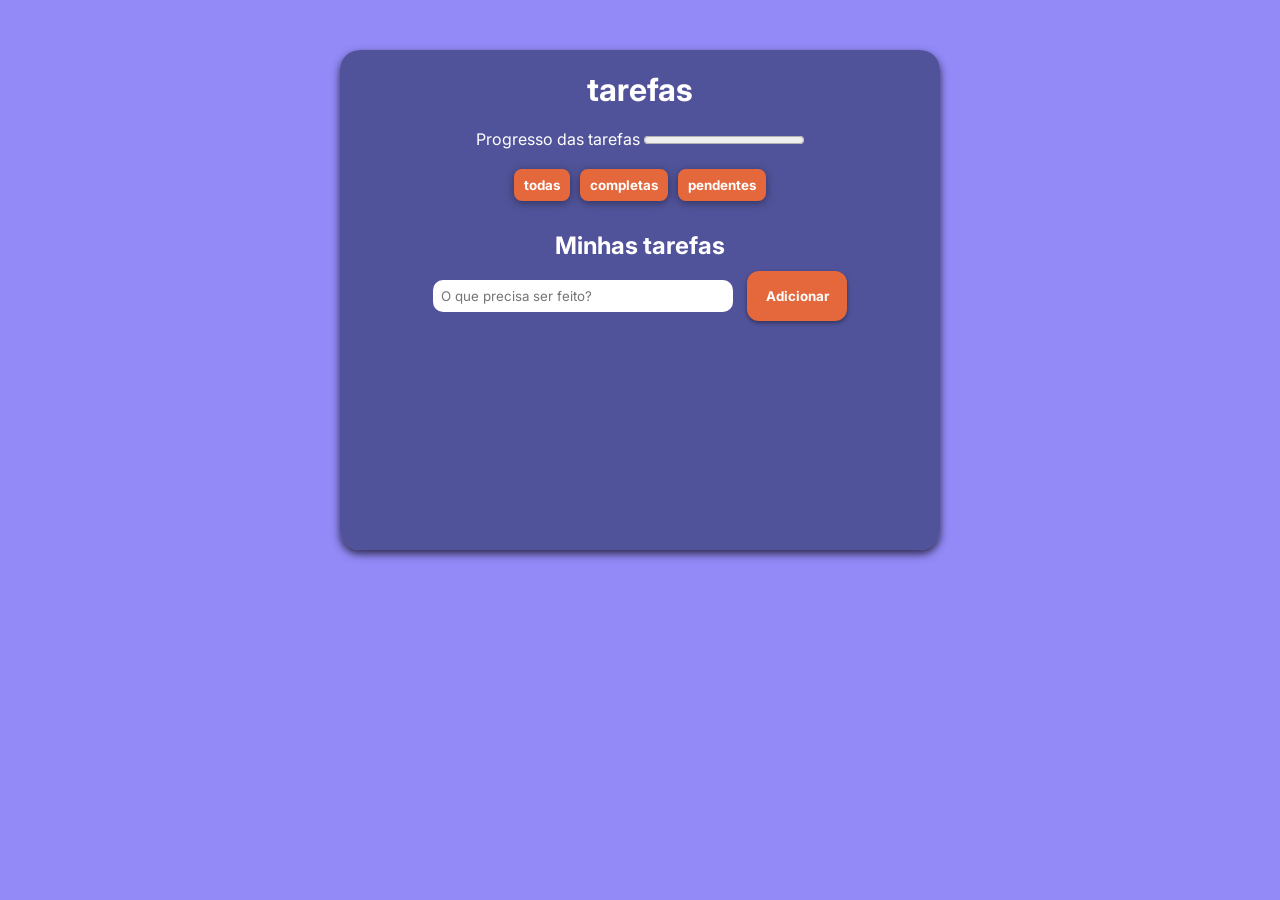
<file: frontend-basics/Lista-de-tarefas/index.html>
<!DOCTYPE html>
<html lang="pt-br">
<head>
    <meta charset="UTF-8">
    <meta name="viewport" content="width=device-width, initial-scale=1.0">
    <title>Lista de tarefas</title>
    <link rel="stylesheet" href="style.css">
    <link href="https://fonts.googleapis.com/css2?family=JetBrains+Mono:wght@400;700&family=Inter:wght@400;600;800&display=swap" rel="stylesheet">
</head>
<body>
    <div class="container">
        <header>
            <h1>tarefas</h1>
            <div class="barra-progresso">
                <label for="file">Progresso das tarefas</label>
                <progress id="file" value="0" max="100">70%</progress>
            </div>
            <nav class="filtros-tarefas">
                <ul class="lista">
                    <li><button class="filtro-item">todas</button></li>
                    <li><button class="filtro-item">completas</button></li>
                    <li><button class="filtro-item">pendentes</button></li>
                </ul>
            </nav>
        </header>
        <section class="adicionar-tarefas">
            <h2>Minhas tarefas</h2>
            <form id="form-tarefas">
                <input type="text" id="tarefa-input" placeholder="O que precisa ser feito?" required>
                <button class="btn-adicionar" type="submit">Adicionar</button>
            </form>
        </section>
        <section class="lista-tarefas">
            <ul id="tarefas-lista">
            </ul>
        </section>
    </div>
 </body>
 <script src="script.js"></script>
</html>
</file>
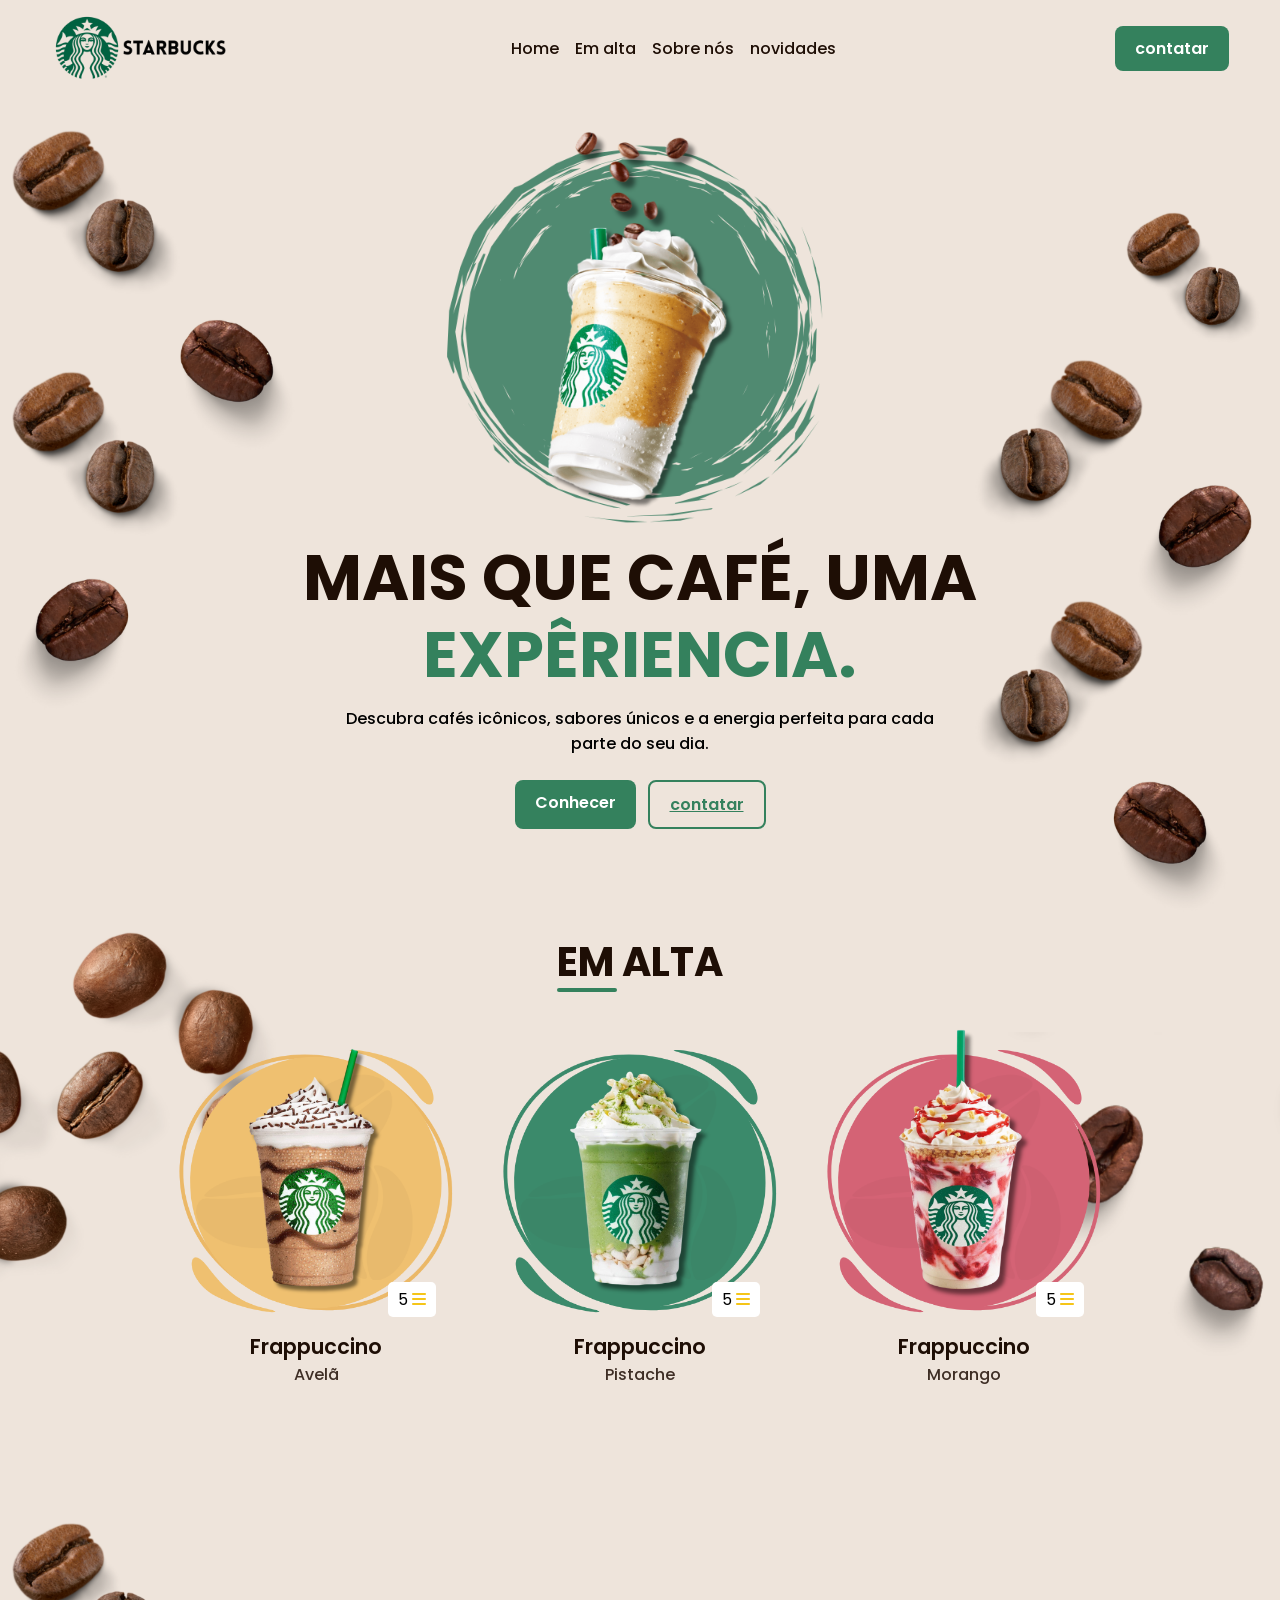
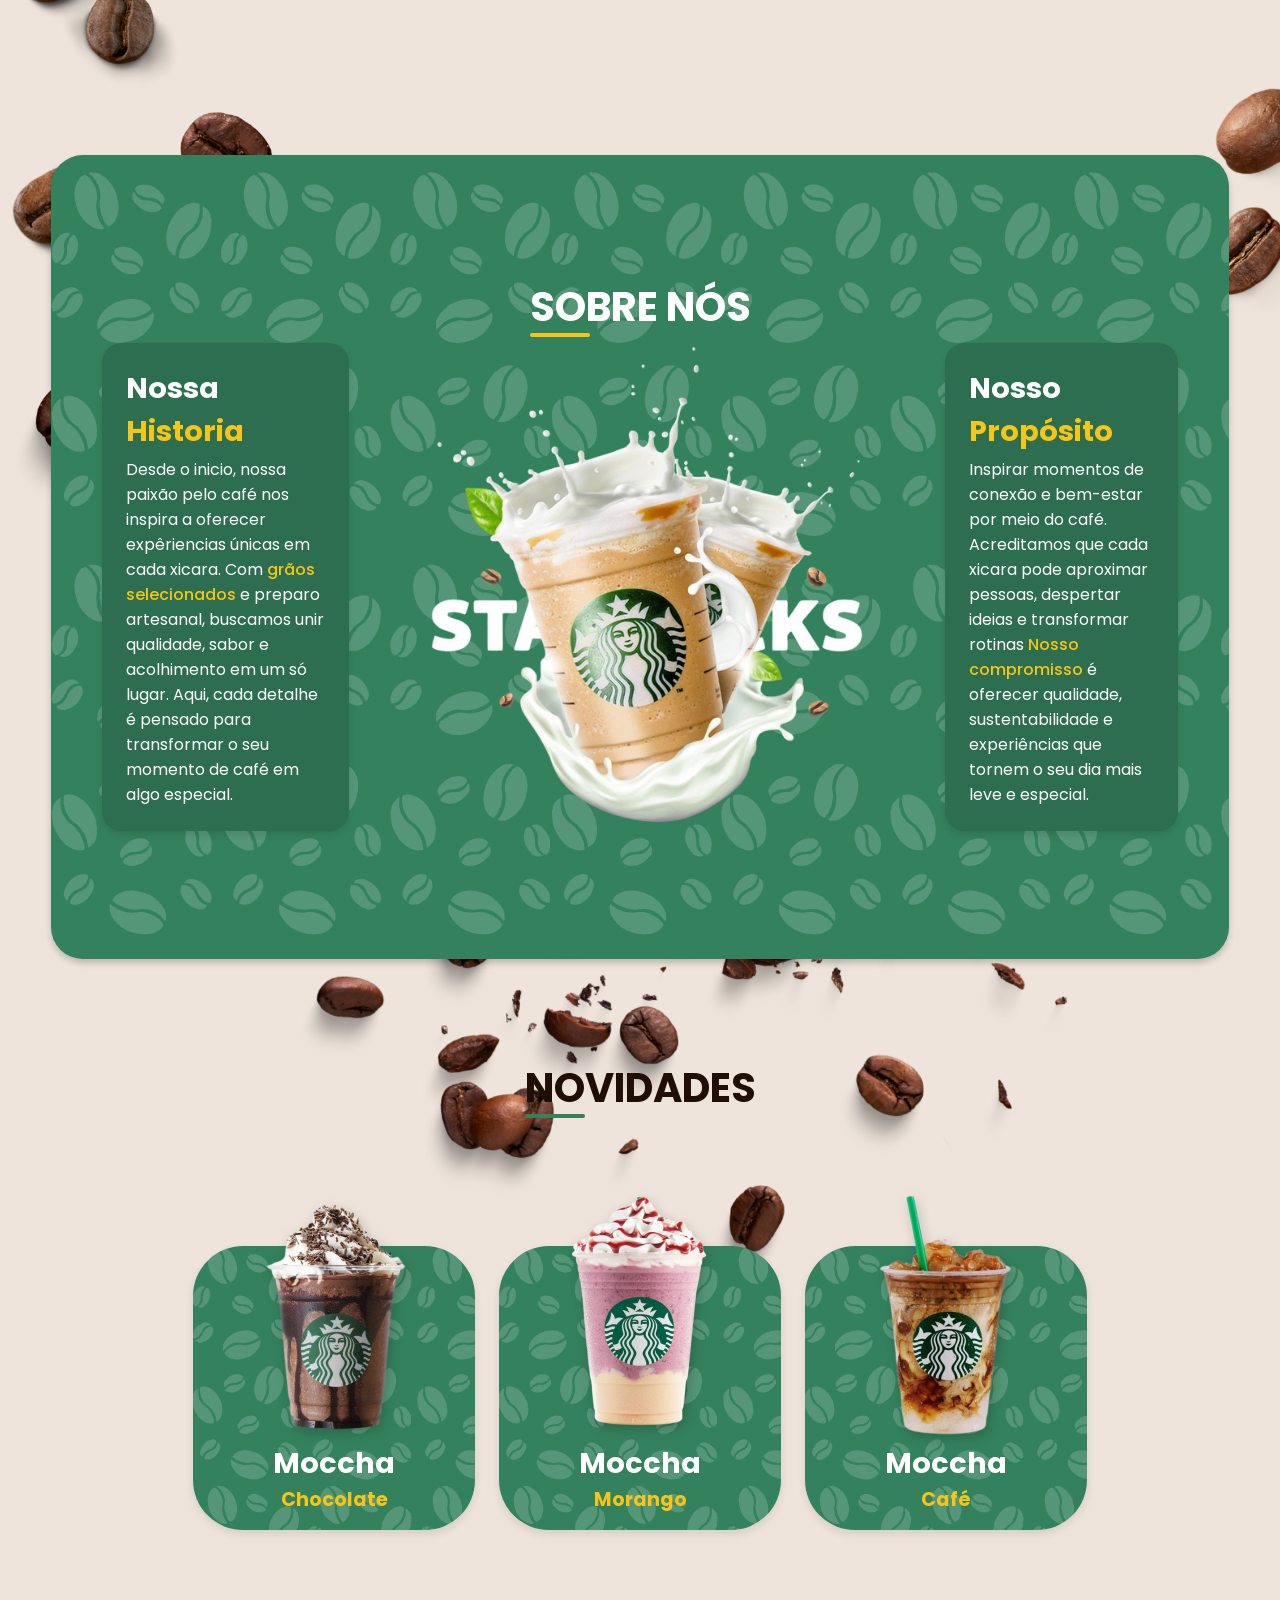
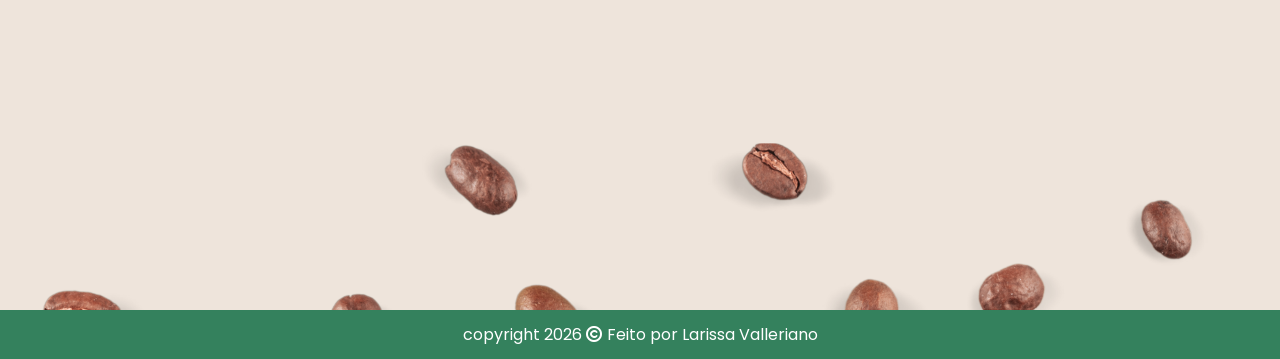
<file: Landing-pages/Starbucks-page/index.html>
<!DOCTYPE html>
<html lang="pt-br">
<head>
    <meta charset="UTF-8">
    <meta name="viewport" content="width=device-width, initial-scale=1.0">
    <title>starbucks</title>
    <link rel="stylesheet" href="css/style.css">
    <link rel="stylesheet" href="https://cdnjs.cloudflare.com/ajax/libs/font-awesome/6.0.0/css/all.min.css">
</head>
<body>
    <!--Header-->
    <header id="header">
        <nav class="navbar">
            <img src="assents/logo-starbucks.png"
                 alt="logo"
                 class="logo"
            >

            <button class="btn btn-mobile">
                <i class="fa-solid fa-bars"></i>
            </button>

        <ul id="nav-links">
            <li><a href="#home">Home</a></li>
            <li><a href="#treding">Em alta</a></li>
            <li><a href="#about">Sobre nós</a></li>
            <li><a href="#products">novidades</a></li>
        </ul>

        <a href="#" class="btn-default">
            contatar
        </a>

        </nav>
    </header>

    <main id="container">
       <!--HOME--> 
        <section id="home">
            <img 
               src="assents/detail.png" 
               alt="starbucks drink"
               class="home-image"
            >
            <h1 class="home-title">
                Mais que café, uma
                <span>Expêriencia.</span>
            </h1>

            <p class="home-description">
                Descubra cafés icônicos, sabores únicos e a energia
                perfeita para cada parte do seu dia.
            </p>

            <div class="home-actions">
                <a href="#" class="btn btn-default">
                    Conhecer
                </a>

                 <a href="#" class="btn btn-outlined">
                    contatar
                </a>
            </div>

        </section>

        <!--TRENDING-->
        <section id="trending">
            <h2 class="title">
                Em alta
            </h2>

            <div class="trending-cards">
                <div class="trending-card">
                    <img 
                       src="assents/trending/card1.png" 
                       alt="starbucks drink"
                    >

                    <div class="trending-rate">
                        <p>
                            5 <i class="fa-solid fa-bars"></i>
                        </p>
                    </div>

                    <p class="trending-card-description">
                        Frappuccino
                        <span>Avelã</span>
                    </p>
                </div>

                  <div class="trending-card">
                    <img 
                       src="assents/trending/card2.png" 
                       alt="starbucks drink"
                    >

                    <div class="trending-rate">
                        <p>
                            5 <i class="fa-solid fa-bars"></i>
                        </p>
                    </div>

                    <p class="trending-card-description">
                        Frappuccino
                        <span>Pistache</span>
                    </p>
                </div>

                  <div class="trending-card">
                    <img 
                       src="assents/trending/card3.png" 
                       alt="starbucks drink"
                    >

                    <div class="trending-rate">
                        <p>
                            5 <i class="fa-solid fa-bars"></i>
                        </p>
                    </div>

                    <p class="trending-card-description">
                        Frappuccino
                        <span>Morango</span>
                    </p>
                </div>


            </div>
        </section>

        <!--About-->
        <section id="about">
            <h2 class="title">
                Sobre nós
            </h2>

            <div class="about-content">
                <img 
                  src="assents/about/about-us.png" 
                  alt="img sobre nós"
                  class="about-image"
                >

                <div class="about-info">
                    <h3>Nossa <span>Historia</span></h3>

                    <p>
                        Desde o inicio, nossa paixão pelo café nos inspira
                        a oferecer expêriencias únicas em cada xicara.
                        Com <span>grãos selecionados</span> e preparo artesanal,
                        buscamos unir qualidade, sabor e acolhimento em um só lugar.
                        Aqui, cada detalhe é pensado para transformar o seu momento
                        de café em algo especial.
                    </p>
                </div>

                         <div class="about-info">
                    <h3>Nosso <span>Propósito</span></h3>

                    <p>
                        Inspirar momentos de conexão e bem-estar por 
                        meio do café. Acreditamos que cada xicara pode
                        aproximar pessoas, despertar ideias e transformar
                        rotinas <span> Nosso compromisso</span> é oferecer qualidade,
                        sustentabilidade e experiências que tornem o seu 
                        dia mais leve e especial.
                    </p>
                </div>
            </div>
        </section>

        <!-- Products-->
         <section id="products">
            <h2 class="title">
                Novidades
            </h2>

            <div class="products-cards">
                <div class="product-card">
                    <img src="assents/products/1.png" alt="">

                    <div class="product-content">
                        <h3>
                            Moccha
                            <span>Chocolate</span>
                        </h3>
                    </div>
                </div>

                <div class="product-card">
                    <img src="assents/products/2.png" alt="">

                    <div class="product-content">
                        <h3>
                            Moccha
                            <span>Morango</span>
                        </h3>
                    </div>
                </div>

                <div class="product-card">
                    <img src="assents/products/3.png" alt="">

                    <div class="product-content">
                        <h3>
                            Moccha
                            <span>Café</span>
                        </h3>
                    </div>
                </div>    
            </div>
         </section>
    </main>
    
    <!--FOOTER-->
    <footer>
        <p>
            copyright 2026
            <i class="fa-regular fa-copyright"></i>
            Feito por Larissa Valleriano
        </p>
    </footer>

    <script src="js/script.js"></script>
</body>
</html>
</file>
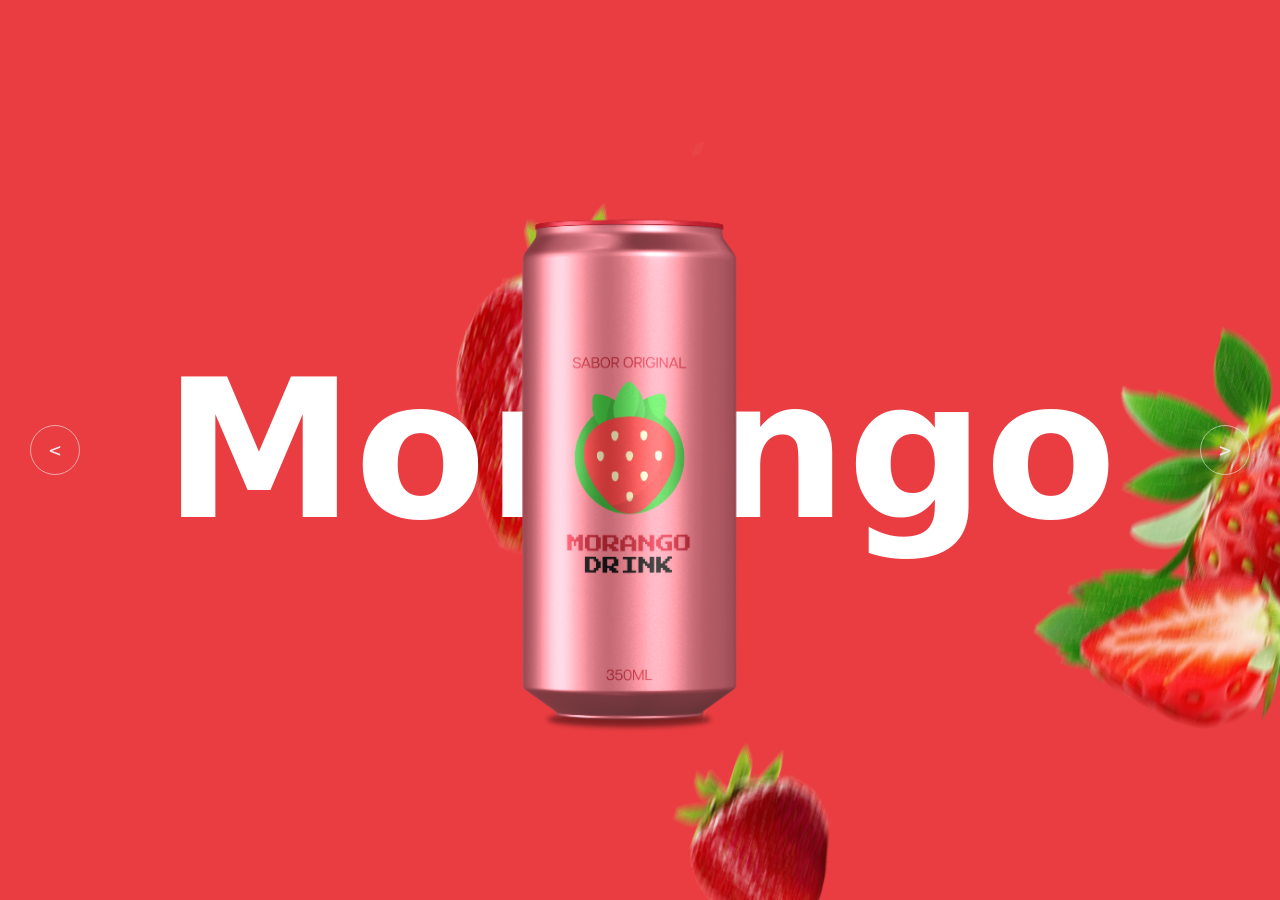
<file: Landing-pages/Apresentação-refri/main/index.html>
<!DOCTYPE html>
<html lang="pt-br">
<head>
    <meta charset="UTF-8">
    <meta name="viewport" content="width=device-width, initial-scale=1.0">
    <link rel="stylesheet" href="style.css">
    <title>Apresentação-Refrigerantes</title>
</head>
<body>
    <main>
        <div class="item active" style="--background: #EA3D41">
            <div class="titulo">Morango</div>
            <img src="img/Morango-refrigerante-foregroundBlur.png" alt="morangos" class="fruta">
            <img src="img/Morango-refrigerante.png" alt="refri" class="refri">
        </div>

        <div class="item" style="--background: #2D5643">
            <div class="titulo">Abacate</div>
            <img src="img/Abacate-refrigerante-foregroundBlur.png" alt="abacate" class="fruta">
            <img src="img/Abacate-refrigerante.png" alt="refri" class="refri">
        </div>

        <div class="item" style="--background: #E7A043">
            <div class="titulo">Laranja</div>
            <img src="img/Laranja-refrigerante-foregroundBlur.png" alt="Laranja" class="fruta">
            <img src="img/Laranja-refrigerante.png" alt="refri" class="refri">
        </div>

        <div class="arrow">
            <button id="prev"> < </button>
            <button id="next"> > </button>

        </div>
    </main>
    <script src="script.js"></script>
    
</body>
</html>
</file>
<file: frontend-basics/Lista-de-tarefas/style.css>
* {
    margin: 0;
    padding: 0;
    box-sizing: border-box;
    font-family: "inter", sans-serif;
}

body {
    color: white;
    min-height: 100vh;
    display: flex;
    flex-direction: column;
    align-items: center;
    background-image: linear-gradient( #938AF8, #938AF8 );
}
.container {
    width: 600px;
    max-width: 600px;
    height: 500px;
    background-color: rgba(61, 66, 126, 0.76);
    padding: 20px;
    margin-top: 50px;
    box-shadow: 0px 4px 8px rgba(0, 0, 0, 0.7);
    border-radius: 20px;
}
header {
    text-align: center;
    display: flex;
    flex-direction: column;
    align-items: center;
}

.barra-progresso {
    margin-top: 20px;
}  
.filtros-tarefas {
    margin-top: 20px;
}
.lista {
    list-style: none;
    display: flex;                         
    gap: 10px;
}
.filtro-item {
    border: none;
    padding: 8px 10px;
    border-radius: 8px;
    color: white;
    font-weight: bold;
    background-color: rgb(228, 104, 60);
    box-shadow: 0px 2px 8px rgba(0, 0, 0, 0.4);
    cursor: pointer;
    transition: background-color 0.3s ease;
    transition: all 0.3s ease;
}
.filtro-item:hover {
    transform: scale(1.1);
    background-color: rgb(221, 142, 113);
    color: black;
}
.adicionar-tarefas {
    margin-top: 30px;
    display: flex;
    flex-direction: column;
    align-items: center;
}
#tarefa-input {
    margin-top: 20px;
    padding: 8px;
    width: 300px;
    border: none;
    border-radius: 10px;
}
.btn-adicionar {
    font-weight: bold;
    color: white;
    height: 50px;
    width: 100px;
    margin-left: 10px;
    padding: 10px;
    background-color: rgb(228, 104, 60);
    border: none;
    border-radius: 12px;
    box-shadow: 0px 2px 4px rgba(0, 0, 0, 0.4);
    cursor: pointer;
    transition: all 0.3s ease;
}
.btn-adicionar:hover {
    transform: scale(1.1);
    background-color: rgb(221, 142, 113);
    color: black;
}

#tarefas-lista {
    list-style: none;
    margin-top: 20px;
    max-height: 200px;
    overflow-y: auto;
}

.tarefa-item {
    background-color: rgba(255, 255, 255, 0.1);
    margin-bottom: 10px;
    padding: 10px;
    display: flex;
    justify-content: space-between;
    align-items: center;
    border-radius: 8px;
    transition: transform 0.2s ease;
    gap: 10px;
}

.tarefa-item input[type="checkbox"] {
    width: 20px;
    height: 20px;
    cursor: pointer;
}

.tarefa-item span {
    flex: 1;
    word-break: break-word;
}

.tarefa-item span.completa {
    text-decoration: line-through;
    color: rgba(255, 255, 255, 0.4);
}

.btn-deletar {
    background-color: #ff4757;
    color: white;
    border: none;
    padding: 4px 8px;
    border-radius: 4px;
    cursor: pointer;
    transition: all 0.3s ease;
    font-size: 12px;
    white-space: nowrap;
}

.btn-deletar:hover {
    transform: scale(1.1);
    background-color: #ff6b81;
}

.filtro-item.ativo {
    background-color: rgb(80, 150, 200);
    color: white;
}

@media (max-width: 640px) {
    .container {
        width: 90%;
    }
    .btn-adicionar {
        width: 80px;
        height: 40px;
        font-size: 14px;
    }
}
</file>
<file: Landing-pages/Starbucks-page/css/style.css>
@import url('https://fonts.googleapis.com/css2?family=Jersey+10&family=Poppins:ital,wght@0,100;0,200;0,300;0,400;0,500;0,600;0,700;0,800;0,900;1,100;1,200;1,300;1,400;1,500;1,600;1,700;1,800;1,900&display=swap');
@import url(navbar.css);
:root {
    --color-neutral-0: #FFFFFF;
    --color-neutral-1: #eee4db;
    --color-neutral-2: #d4c3b6;
    --color-neutral-3: #b8a99e;
    --color-neutral-4: #9e8f85;
    --color-neutral-5: #7e6e65;
    --color-neutral-6: #5e4e45;
    --color-neutral-7: #3e2e25;
    --color-neutral-8: #1e0e05;
    --color-neutral-9: #000000;

    --color-primary-1: #34815d;
    --color-primary-2: #2c6e4f;
    --color-primary-3: #245c42;
    
    --color-secondary-1: #f5c518;
}
* {
    margin: 0;
    padding: 0;
    box-sizing: border-box;
    font-family: "poppins", sans-serif;
}
#container {
    background-image: url('../assents/background-mobile.png');
    background-size: contain;
}

.title {
    font-size: 2.5rem;
    text-transform: uppercase;
    color: var(--color-neutral-8);
    font-weight: 700;
    position: relative;

    &::before {
        content: '';
        display: block;
        width: 60px;
        height: 4px;
        background-color: var(--color-primary-1);
        position: absolute;
        bottom: 0;
        border-radius: 30px;
    }
}

a.btn-default {
    text-decoration: none;
}

.btn, .btn-default {
    padding: 10px 20px;
    border: none;
    border-radius: 8px;
    cursor: pointer;
    font-size: 1rem;
    font-weight: 600;
    background-color: transparent;
    transition: background-color 0.3s ease;
}
.btn-mobile {
    font-size: 1.5rem;
}
.btn-default {
    background-color: var(--color-primary-1);
    color: var(--color-neutral-0);

    &:hover {
        background-color: var(--color-neutral-2);
    }
}

.btn-outlined {
    background-color: transparent;
    color: var(--color-primary-1);
    border: 2px solid var(--color-primary-1);

    &:hover {
        background-color: var(--color-primary-1);
        color: var(--color-neutral-0);
    }

}

#home {
    display: flex;
    flex-direction: column;
    gap: 12px;
    align-items: center;
    min-height: calc(100vh - 96px);
    padding: 32px 4%;
    padding-top: clamp(0px, 5vw, 32px);

    .home-image {
        width: clamp(300px, 50%, 400px);
    }

    .home-title {
        color: var(--color-neutral-8);
        text-align: center;
        font-size: clamp(3rem, 5vw, 4.3rem);
        text-transform: uppercase;
        line-height: 1.2;
        max-width: 700px;

        span {
            color: var(--color-primary-1);
        }
    }

    .home-description {
        color: var(--color-neutral-9);
        text-align: center;
        font-size: 1rem;
        font-weight: 500;
        max-width: 600px;
    }

    .home-actions {
        display: flex;
        gap: 12px;
        margin-top: 12px;
    }
    
}

#trending {
    padding: 32px 4%;
    display: flex;
    flex-direction: column;
    align-items: center;
    gap: 32px;
    min-height: calc(100vh - 96px);

    .trending-cards {
        .trending-card {
            position: relative;

            img {
                width: clamp(300px, 5vw, 600px);
            }

            .trending-rate {
                background-color: var(--color-neutral-0);
                position: absolute;
                bottom: 70px;
                right: 30px;
                padding: 5px 10px;
                border-radius: 5px;

                i {
                    color: var(--color-secondary-1);
                }
            }

            .trending-card-description {
                display: flex;
                flex-direction: column;
                text-align: center;
                font-size: 1.3rem;
                font-weight: 600;
                color: var(--color-neutral-8);

                span {
                    font-size: 1rem;
                    font-weight: 500;
                    color: var(--color-neutral-7);
                }
            }
        }
    }
}

#about {
    padding: 32px 4%;
    display: flex;
    flex-direction: column;
    align-items: center;
    background-color: var(--color-primary-1);
    background-image: url(../assents/about/bg-about.png);
    min-height: calc(100vh - 96px);
    box-shadow: 0 4px 6px rgba(0, 0, 0, 0.2);
    border-radius: 32px;

    .title{
        color: var(--color-neutral-0);

        &::before {
            background-color: var(--color-secondary-1);
        }
    }

    .about-content {
        display: flex;
        flex-direction: column;
        align-items: center;
        gap: 24px;

        .about-image {
            width: clamp(300px, 50vw, 500px);
        }

        .about-info {
            padding: 24px;
            border-radius: 20px;
            background-color: var(--color-primary-2);
            box-shadow: 0 4px 6px rgba(0, 0, 0, 0.1);

            h3 {
                color: var(--color-neutral-0);
                font-size: 1.8rem;
                margin-bottom: 4px;

                span {
                    color: var(--color-secondary-1);
                }
            }

            p {
                color: var(--color-neutral-0);
                font-size: 1rem;

                span {
                    color: var(--color-secondary-1);
                    font-weight: 500;
                }
            }
        }
    }
}

#products{
    padding: 48px 8%;
    display: flex;
    flex-direction: column;
    align-items: center;
    gap: 58px;

    .products-cards {
        display: flex;
        flex-direction: column;
        gap: 58px;

        .product-card {
            display: flex;
            flex-direction: column;
            align-items: center;
            justify-content: center;
            background-color: var(--color-primary-1);
            background-image: url(../assents/products/background.png);
            background-size: cover;
            background-repeat: no-repeat;
            background-position: center;
            padding: 16px;
            border-radius: 50px;
            box-shadow: 0 4px 8px rgba(0, 0, 0, 0.1);

            img {
                width: 300px;
                position: relative;
                top: -70px;
                filter: drop-shadow(2px 4px 6px rgba(0, 0, 0, 0.2));
            }

            .product-content {
                margin-top: -70px;

                h3 {
                    color: var(--color-neutral-0);
                    font-size: 1.8rem;
                    display: flex;
                    align-items: center;
                    flex-direction: column;

                    span {
                        color: var(--color-secondary-1);
                        font-size: 1.2rem;
                    }
                }
            }
        }
    }


}

footer {
    background-color: var(--color-primary-1);
    color: var(--color-neutral-0);
    text-align: center;
    padding: 12px;

    p {
        font-size: 1rem;
    }
}

@media(min-width: 768px) {
    #container{
        background-image: url(../assents/background-desktop.png);
        background-size: cover;
        background-position: start;
        background-repeat: no-repeat;
    }
    #trending {
        .trending-cards {
            display: flex;
            justify-content: center;
            flex-wrap: wrap;
            gap: 24px;
        }
    }

    #products {
        min-height: 100vh;
        gap: 8rem;

        .products-cards {
            flex-direction: row;
            flex-wrap: wrap;
            justify-content: center;
            gap: 24px;

            .product-card {
                img {
                    width: 250px;
                }
            }
        }
    }
}


@media(min-width: 1200px) {
    #about {
        margin: 4%;
        justify-content: center;

        .about-content{
            flex-direction: row;
            align-items: center;
            gap: 48px;
        }

        .about-image{
            order: 1;
        }

        .about-info:first-child{
            order: 2;
        }

        .about-info:last-child{
            order: 3;
        }
    }
}
</file>
<file: Landing-pages/Apresentação-refri/main/style.css>
.item {
    display: none;
    width: 100%;
    height: 100%;
    position: absolute;
    top: 0;
    left: 0;
    overflow: hidden;
    background-color: var(--background);
}

.item.active{
    display: block;
}

.item .titulo{
    font-size: 12rem;
    color: white;
    font-family: system-ui, -apple-system, BlinkMacSystemFont, 'Segoe UI', Roboto, Oxygen, Ubuntu, Cantarell, 'Open Sans', 'Helvetica Neue', sans-serif;
    font-weight: bold;
    text-align: center;
    position: absolute;
    top: 50%;
    left: 50%;
    transform: translate(-50%, -50%) ;
}

.item.fruta{
    width: 90%;
    position: absolute;
    top: 0;
    z-index: 3;
}

.item .refri{
    z-index: 2;
    width: 600px;
    position: absolute;
    top: 50%;
    left: 50%;
    transform: translate(-50%, -50%);
}

#prev, #next{
    position: absolute;
    top: 50%;
    transform: translateY(-50%);
    width: 50px;
    height: 50px;
    background-color: transparent;
    border: 1px solid #eee9;
    color: #eee;
    font-size: x-large;
    font-family: monospace;
    cursor: pointer;
    z-index: 4;
    border-radius: 50%;
}

#prev{
    left: 30px
}

#next{
    right: 30px;
}

@keyframes toActive{
    from{
        top: 100%;
        opacity: 0;
    }
}

.item.active img.fruta{
    animation: toActive 0.8s ease-in-out 1;
}

.item.active .titulo{
    animation: toActive 0.8s ease-in-out 1;
}
</file>
